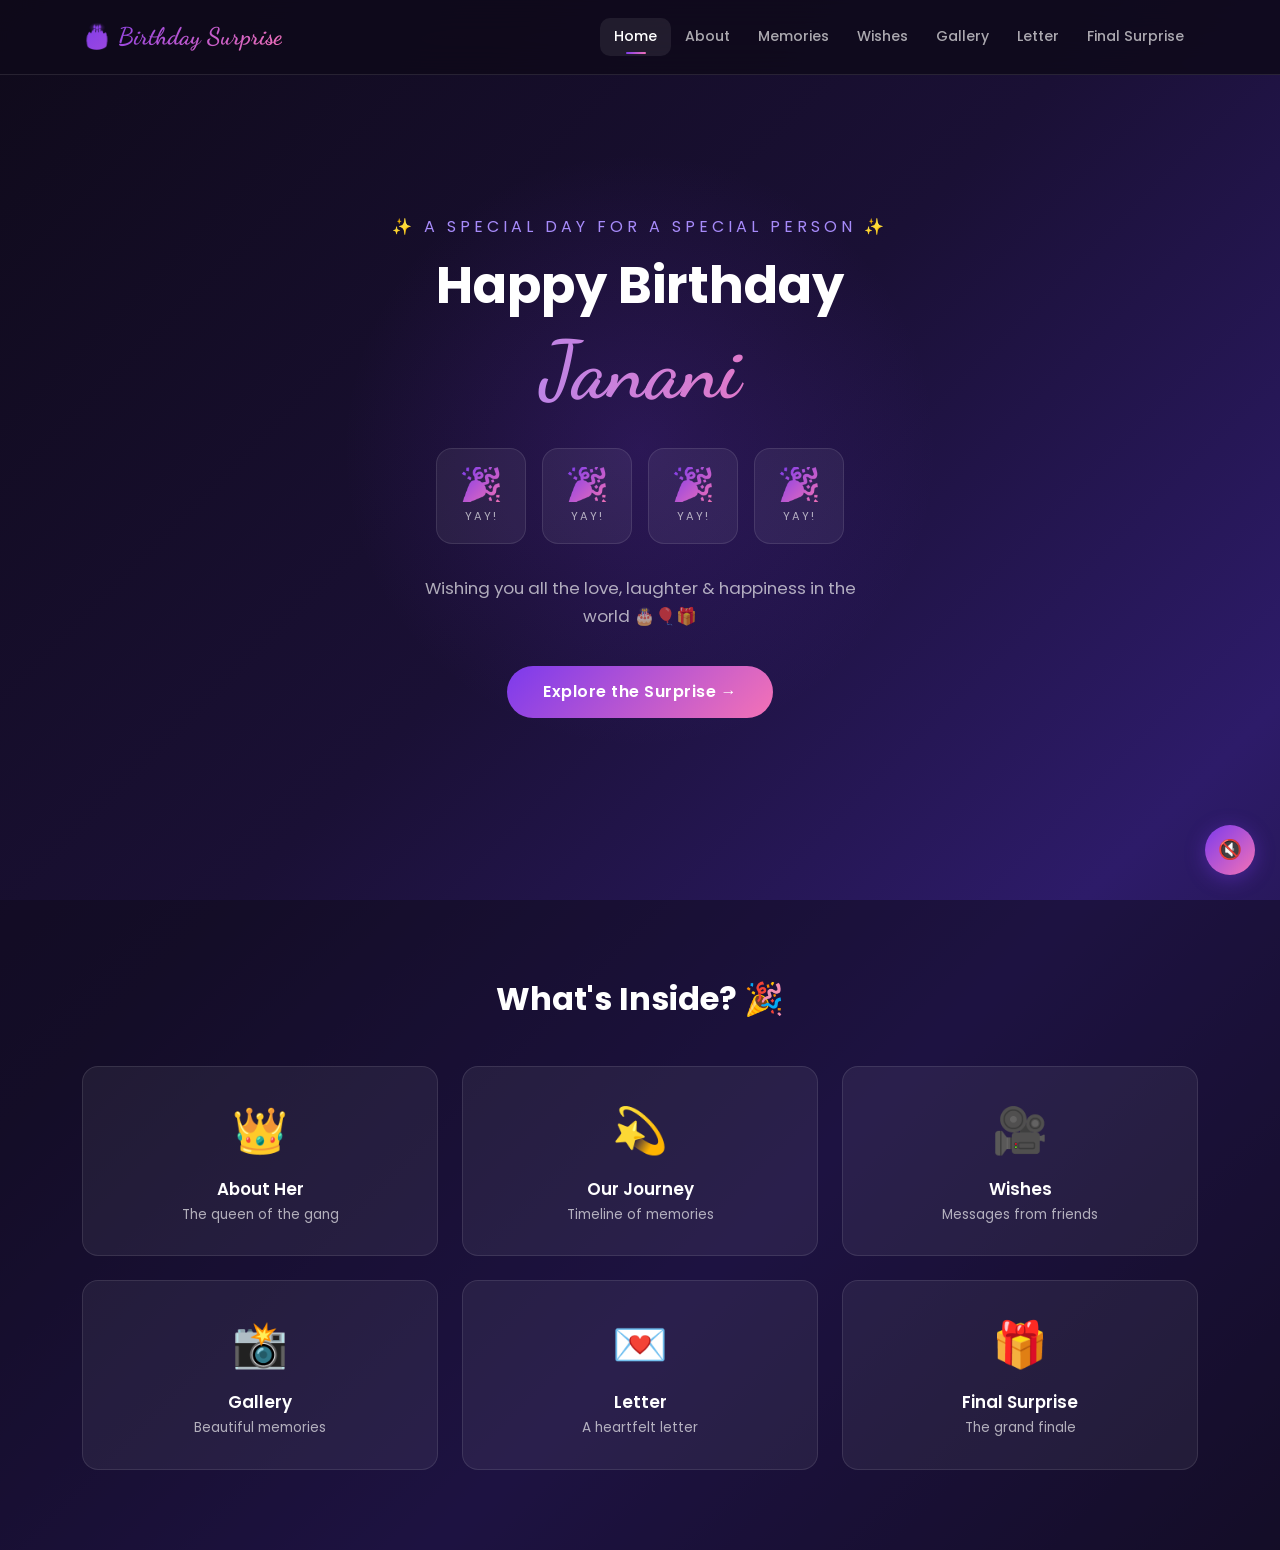
<file: index.html>
<!DOCTYPE html>
<html lang="en">
<head>
    <meta charset="UTF-8">
    <meta name="viewport" content="width=device-width, initial-scale=1">
    <title>Happy Birthday Janani 🎉</title>
    <link href="https://cdn.jsdelivr.net/npm/bootstrap@5.3.2/dist/css/bootstrap.min.css" rel="stylesheet">
    <link href="https://fonts.googleapis.com/css2?family=Dancing+Script:wght@400;700&family=Poppins:wght@300;400;500;600;700&display=swap" rel="stylesheet">
    <link href="css/style.css" rel="stylesheet">
</head>
<body>

<!-- Navbar -->
<nav class="navbar navbar-expand-lg navbar-dark navbar-main fixed-top">
    <div class="container">
        <a class="navbar-brand" href="index.html">🎂 Birthday Surprise</a>
        <button class="navbar-toggler" type="button" data-bs-toggle="collapse" data-bs-target="#navbarNav">
            <span class="navbar-toggler-icon"></span>
        </button>
        <div class="collapse navbar-collapse" id="navbarNav">
            <ul class="navbar-nav ms-auto">
                <li class="nav-item"><a class="nav-link active" href="index.html">Home</a></li>
                <li class="nav-item"><a class="nav-link" href="about.html">About</a></li>
                <li class="nav-item"><a class="nav-link" href="memories.html">Memories</a></li>
                <li class="nav-item"><a class="nav-link" href="wishes.html">Wishes</a></li>
                <li class="nav-item"><a class="nav-link" href="gallery.html">Gallery</a></li>
                <li class="nav-item"><a class="nav-link" href="letter.html">Letter</a></li>
                <li class="nav-item"><a class="nav-link" href="final.html">Final Surprise</a></li>
            </ul>
        </div>
    </div>
</nav>

<!-- Hero Section -->
<section class="hero-section text-center text-white">
    <div class="hero-content">
        <p class="hero-subtitle animate-fadeIn">✨ A Special Day for a Special Person ✨</p>
        <h1 class="hero-title animate-fadeIn-delay1">Happy Birthday<span class="hero-name">Janani</span></h1>

        <!-- Countdown -->
        <div class="countdown-container animate-fadeIn-delay2" id="countdown">
            <div class="countdown-item">
                <span class="count-num" id="cd-days">--</span>
                <span class="count-label">Days</span>
            </div>
            <div class="countdown-item">
                <span class="count-num" id="cd-hours">--</span>
                <span class="count-label">Hours</span>
            </div>
            <div class="countdown-item">
                <span class="count-num" id="cd-mins">--</span>
                <span class="count-label">Minutes</span>
            </div>
            <div class="countdown-item">
                <span class="count-num" id="cd-secs">--</span>
                <span class="count-label">Seconds</span>
            </div>
        </div>

        <p class="hero-message animate-fadeIn-delay3">Wishing you all the love, laughter & happiness in the world 🎂🎈🎁</p>
        <a href="about.html" class="btn-glow animate-fadeIn-delay4">Explore the Surprise →</a>
    </div>

    <!-- Floating particles (generated by JS) -->
    <div id="particles"></div>
</section>

<!-- Quick Links Section -->
<section class="quick-links">
    <div class="container">
        <h2 class="text-center mb-5 section-heading animate-fadeIn" style="font-size:2rem;font-weight:700;">What's Inside? 🎉</h2>
        <div class="row g-4 justify-content-center">
            <div class="col-lg-4 col-md-6 reveal">
                <a href="about.html" class="card-link">
                    <div class="feature-card"><div class="feature-icon">👑</div><h5>About Her</h5><p>The queen of the gang</p></div>
                </a>
            </div>
            <div class="col-lg-4 col-md-6 reveal">
                <a href="memories.html" class="card-link">
                    <div class="feature-card"><div class="feature-icon">💫</div><h5>Our Journey</h5><p>Timeline of memories</p></div>
                </a>
            </div>
            <div class="col-lg-4 col-md-6 reveal">
                <a href="wishes.html" class="card-link">
                    <div class="feature-card"><div class="feature-icon">🎥</div><h5>Wishes</h5><p>Messages from friends</p></div>
                </a>
            </div>
            <div class="col-lg-4 col-md-6 reveal">
                <a href="gallery.html" class="card-link">
                    <div class="feature-card"><div class="feature-icon">📸</div><h5>Gallery</h5><p>Beautiful memories</p></div>
                </a>
            </div>
            <div class="col-lg-4 col-md-6 reveal">
                <a href="letter.html" class="card-link">
                    <div class="feature-card"><div class="feature-icon">💌</div><h5>Letter</h5><p>A heartfelt letter</p></div>
                </a>
            </div>
            <div class="col-lg-4 col-md-6 reveal">
                <a href="final.html" class="card-link">
                    <div class="feature-card"><div class="feature-icon">🎁</div><h5>Final Surprise</h5><p>The grand finale</p></div>
                </a>
            </div>
        </div>
    </div>
</section>

<!-- Music Toggle -->
<button class="music-toggle" id="musicToggle" title="Toggle Music">🔇</button>
<audio id="bgMusic" preload="auto" loop>
    <source src="music/remo bgm.mpeg" type="audio/mpeg">
</audio>

<script src="js/script.js"></script>
<script src="https://cdn.jsdelivr.net/npm/bootstrap@5.3.2/dist/js/bootstrap.bundle.min.js"></script>
</body>
</html>
</file>
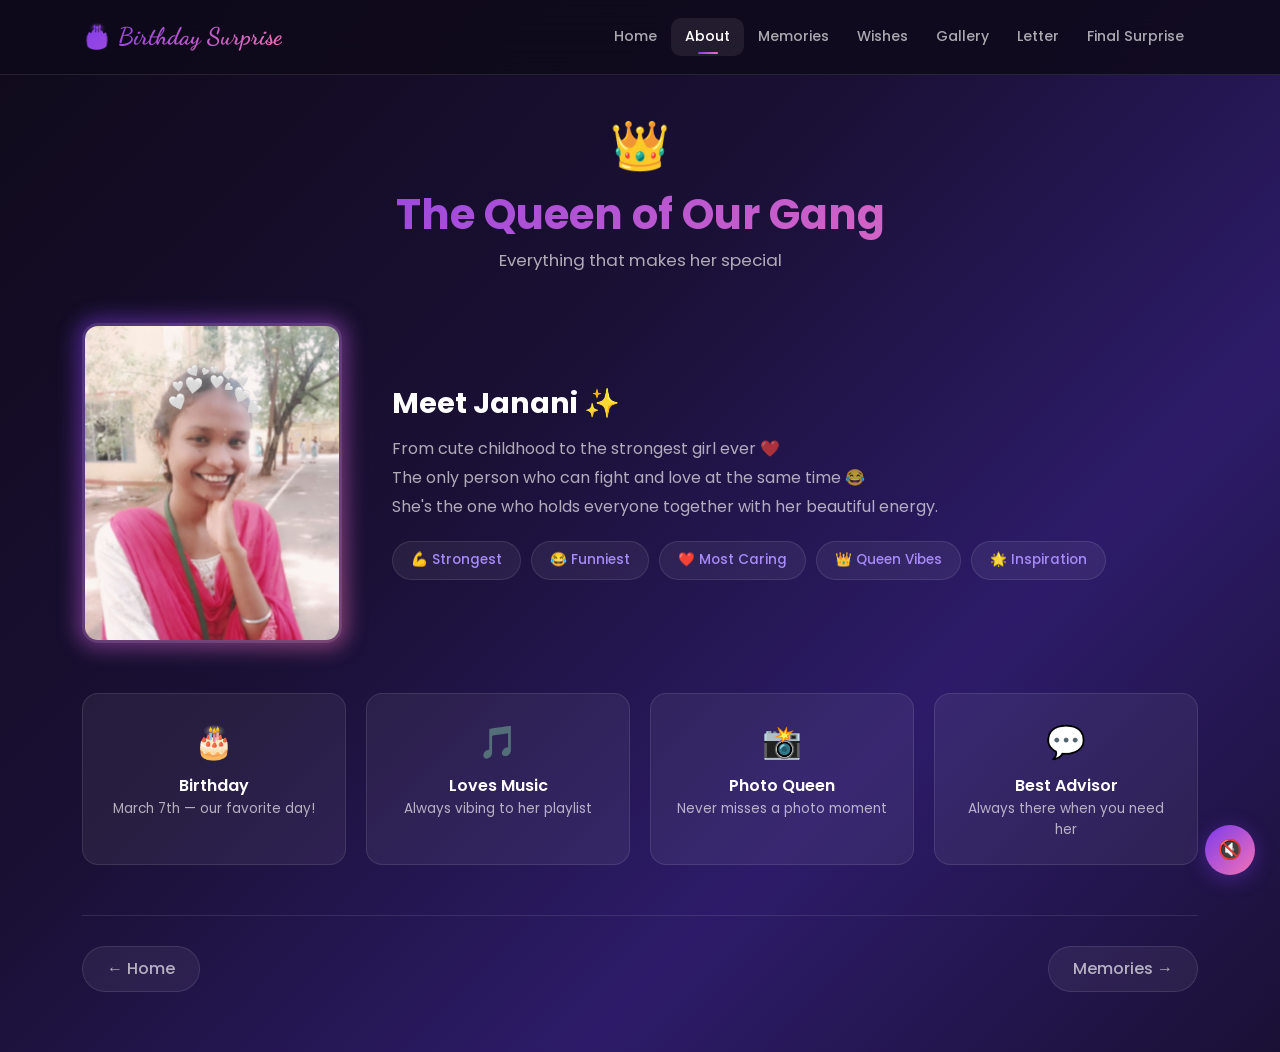
<file: about.html>
<!DOCTYPE html>
<html lang="en">
<head>
    <meta charset="UTF-8">
    <meta name="viewport" content="width=device-width, initial-scale=1">
    <title>About Her 👑</title>
    <link href="https://cdn.jsdelivr.net/npm/bootstrap@5.3.2/dist/css/bootstrap.min.css" rel="stylesheet">
    <link href="https://fonts.googleapis.com/css2?family=Dancing+Script:wght@400;700&family=Poppins:wght@300;400;500;600;700&display=swap" rel="stylesheet">
    <link href="css/style.css" rel="stylesheet">
</head>
<body>

<!-- Navbar -->
<nav class="navbar navbar-expand-lg navbar-dark navbar-main fixed-top">
    <div class="container">
        <a class="navbar-brand" href="index.html">🎂 Birthday Surprise</a>
        <button class="navbar-toggler" type="button" data-bs-toggle="collapse" data-bs-target="#navbarNav">
            <span class="navbar-toggler-icon"></span>
        </button>
        <div class="collapse navbar-collapse" id="navbarNav">
            <ul class="navbar-nav ms-auto">
                <li class="nav-item"><a class="nav-link" href="index.html">Home</a></li>
                <li class="nav-item"><a class="nav-link active" href="about.html">About</a></li>
                <li class="nav-item"><a class="nav-link" href="memories.html">Memories</a></li>
                <li class="nav-item"><a class="nav-link" href="wishes.html">Wishes</a></li>
                <li class="nav-item"><a class="nav-link" href="gallery.html">Gallery</a></li>
                <li class="nav-item"><a class="nav-link" href="letter.html">Letter</a></li>
                <li class="nav-item"><a class="nav-link" href="final.html">Final Surprise</a></li>
            </ul>
        </div>
    </div>
</nav>

<!-- Page Content -->
<div class="page-wrapper">
    <section class="page-section">
        <div class="container">

            <!-- Section Header -->
            <div class="section-header animate-fadeIn">
                <span class="section-icon">👑</span>
                <h1>The Queen of Our Gang</h1>
                <p>Everything that makes her special</p>
            </div>

            <!-- About Hero -->
            <div class="about-hero reveal">
                <div class="about-image-wrapper">
                    <img src="images/janu 2.jpeg" alt="Janani">
                </div>
                <div class="about-text">
                    <h2>Meet Janani ✨</h2>
                    <p>
                        From cute childhood to the strongest girl ever ❤️<br>
                        The only person who can fight and love at the same time 😂<br>
                        She's the one who holds everyone together with her beautiful energy.
                    </p>
                    <div class="trait-badges">
                        <span class="trait-badge">💪 Strongest</span>
                        <span class="trait-badge">😂 Funniest</span>
                        <span class="trait-badge">❤️ Most Caring</span>
                        <span class="trait-badge">👑 Queen Vibes</span>
                        <span class="trait-badge">🌟 Inspiration</span>
                    </div>
                </div>
            </div>

            <!-- Fun Facts -->
            <div class="fun-facts reveal">
                <div class="fact-card">
                    <div class="fact-emoji">🎂</div>
                    <h6>Birthday</h6>
                    <p>March 7th — our favorite day!</p>
                </div>
                <div class="fact-card">
                    <div class="fact-emoji">🎵</div>
                    <h6>Loves Music</h6>
                    <p>Always vibing to her playlist</p>
                </div>
                <div class="fact-card">
                    <div class="fact-emoji">📸</div>
                    <h6>Photo Queen</h6>
                    <p>Never misses a photo moment</p>
                </div>
                <div class="fact-card">
                    <div class="fact-emoji">💬</div>
                    <h6>Best Advisor</h6>
                    <p>Always there when you need her</p>
                </div>
            </div>

            <!-- Page Navigation -->
            <div class="page-nav reveal">
                <a href="index.html" class="btn-nav">← Home</a>
                <a href="memories.html" class="btn-nav">Memories →</a>
            </div>

        </div>
    </section>
</div>

<!-- Music Toggle -->
<button class="music-toggle" id="musicToggle" title="Toggle Music">🔇</button>
<audio id="bgMusic" preload="auto" loop>
    <source src="music/remo bgm.mpeg" type="audio/mpeg">
</audio>

<script src="js/script.js"></script>
<script src="https://cdn.jsdelivr.net/npm/bootstrap@5.3.2/dist/js/bootstrap.bundle.min.js"></script>
</body>
</html>
</file>
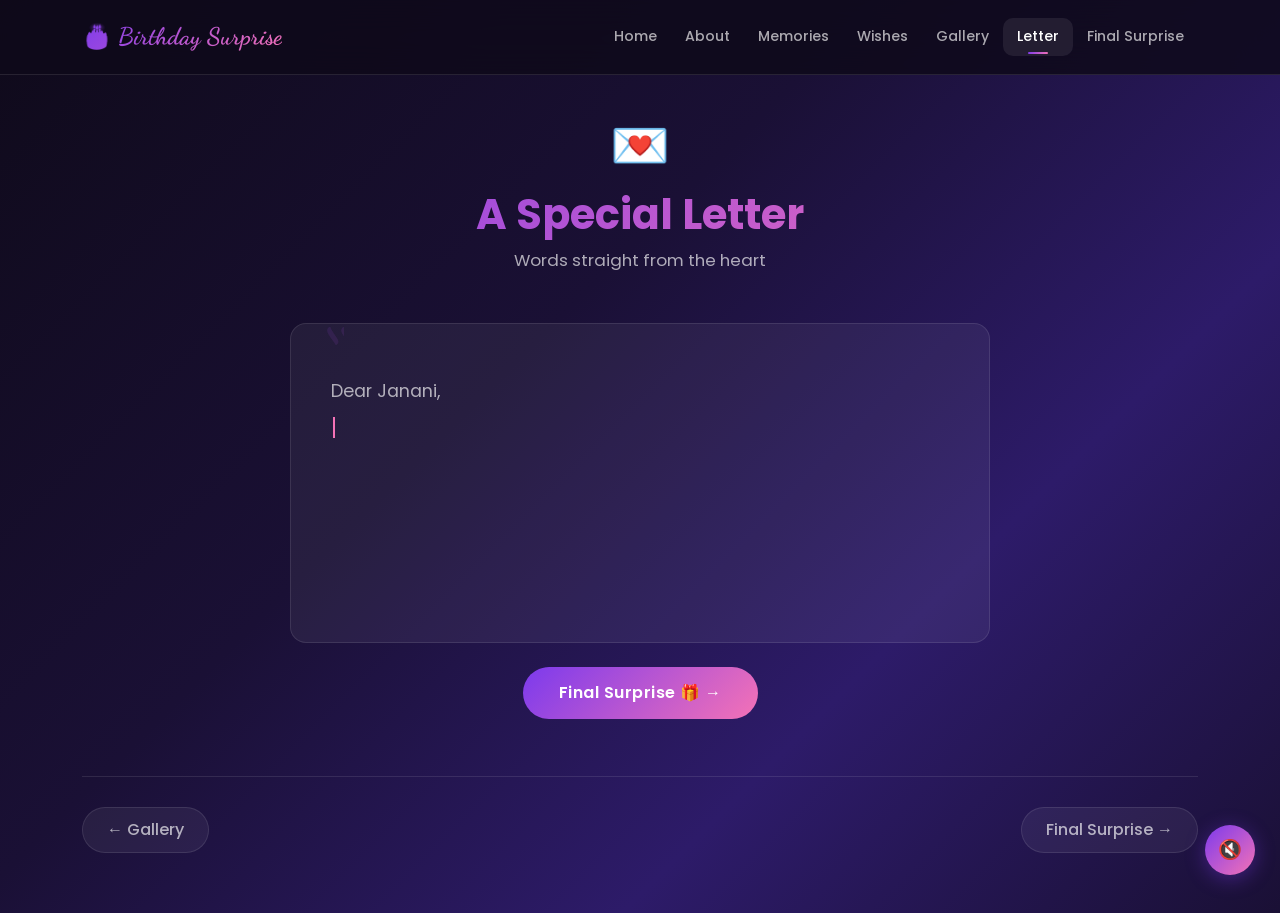
<file: letter.html>
<!DOCTYPE html>
<html lang="en">
<head>
    <meta charset="UTF-8">
    <meta name="viewport" content="width=device-width, initial-scale=1">
    <title>A Special Letter 💌</title>
    <link href="https://cdn.jsdelivr.net/npm/bootstrap@5.3.2/dist/css/bootstrap.min.css" rel="stylesheet">
    <link href="https://fonts.googleapis.com/css2?family=Dancing+Script:wght@400;700&family=Poppins:wght@300;400;500;600;700&display=swap" rel="stylesheet">
    <link href="css/style.css" rel="stylesheet">
</head>
<body>

<!-- Navbar -->
<nav class="navbar navbar-expand-lg navbar-dark navbar-main fixed-top">
    <div class="container">
        <a class="navbar-brand" href="index.html">🎂 Birthday Surprise</a>
        <button class="navbar-toggler" type="button" data-bs-toggle="collapse" data-bs-target="#navbarNav">
            <span class="navbar-toggler-icon"></span>
        </button>
        <div class="collapse navbar-collapse" id="navbarNav">
            <ul class="navbar-nav ms-auto">
                <li class="nav-item"><a class="nav-link" href="index.html">Home</a></li>
                <li class="nav-item"><a class="nav-link" href="about.html">About</a></li>
                <li class="nav-item"><a class="nav-link" href="memories.html">Memories</a></li>
                <li class="nav-item"><a class="nav-link" href="wishes.html">Wishes</a></li>
                <li class="nav-item"><a class="nav-link" href="gallery.html">Gallery</a></li>
                <li class="nav-item"><a class="nav-link active" href="letter.html">Letter</a></li>
                <li class="nav-item"><a class="nav-link" href="final.html">Final Surprise</a></li>
            </ul>
        </div>
    </div>
</nav>

<!-- Page Content -->
<div class="page-wrapper">
    <section class="page-section">
        <div class="container">

            <!-- Section Header -->
            <div class="section-header animate-fadeIn">
                <span class="section-icon">💌</span>
                <h1>A Special Letter</h1>
                <p>Words straight from the heart</p>
            </div>

            <!-- Letter -->
            <div class="letter-container reveal">
                <div class="letter-card">
                    <p class="letter-text" id="typing"><span class="cursor"></span></p>
                    <div class="letter-signature" id="signature" style="opacity: 0;">
                        — With all the love ❤️
                    </div>
                </div>

                <div class="text-center mt-4">
                    <a href="final.html" class="btn-glow">Final Surprise 🎁 →</a>
                </div>
            </div>

            <!-- Page Navigation -->
            <div class="page-nav reveal">
                <a href="gallery.html" class="btn-nav">← Gallery</a>
                <a href="final.html" class="btn-nav">Final Surprise →</a>
            </div>

        </div>
    </section>
</div>

<!-- Music Toggle -->
<button class="music-toggle" id="musicToggle" title="Toggle Music">🔇</button>
<audio id="bgMusic" preload="auto" loop>
    <source src="music/remo bgm.mpeg" type="audio/mpeg">
</audio>

<script src="js/script.js"></script>
<script src="https://cdn.jsdelivr.net/npm/bootstrap@5.3.2/dist/js/bootstrap.bundle.min.js"></script>
</body>
</html>
</html>
</file>
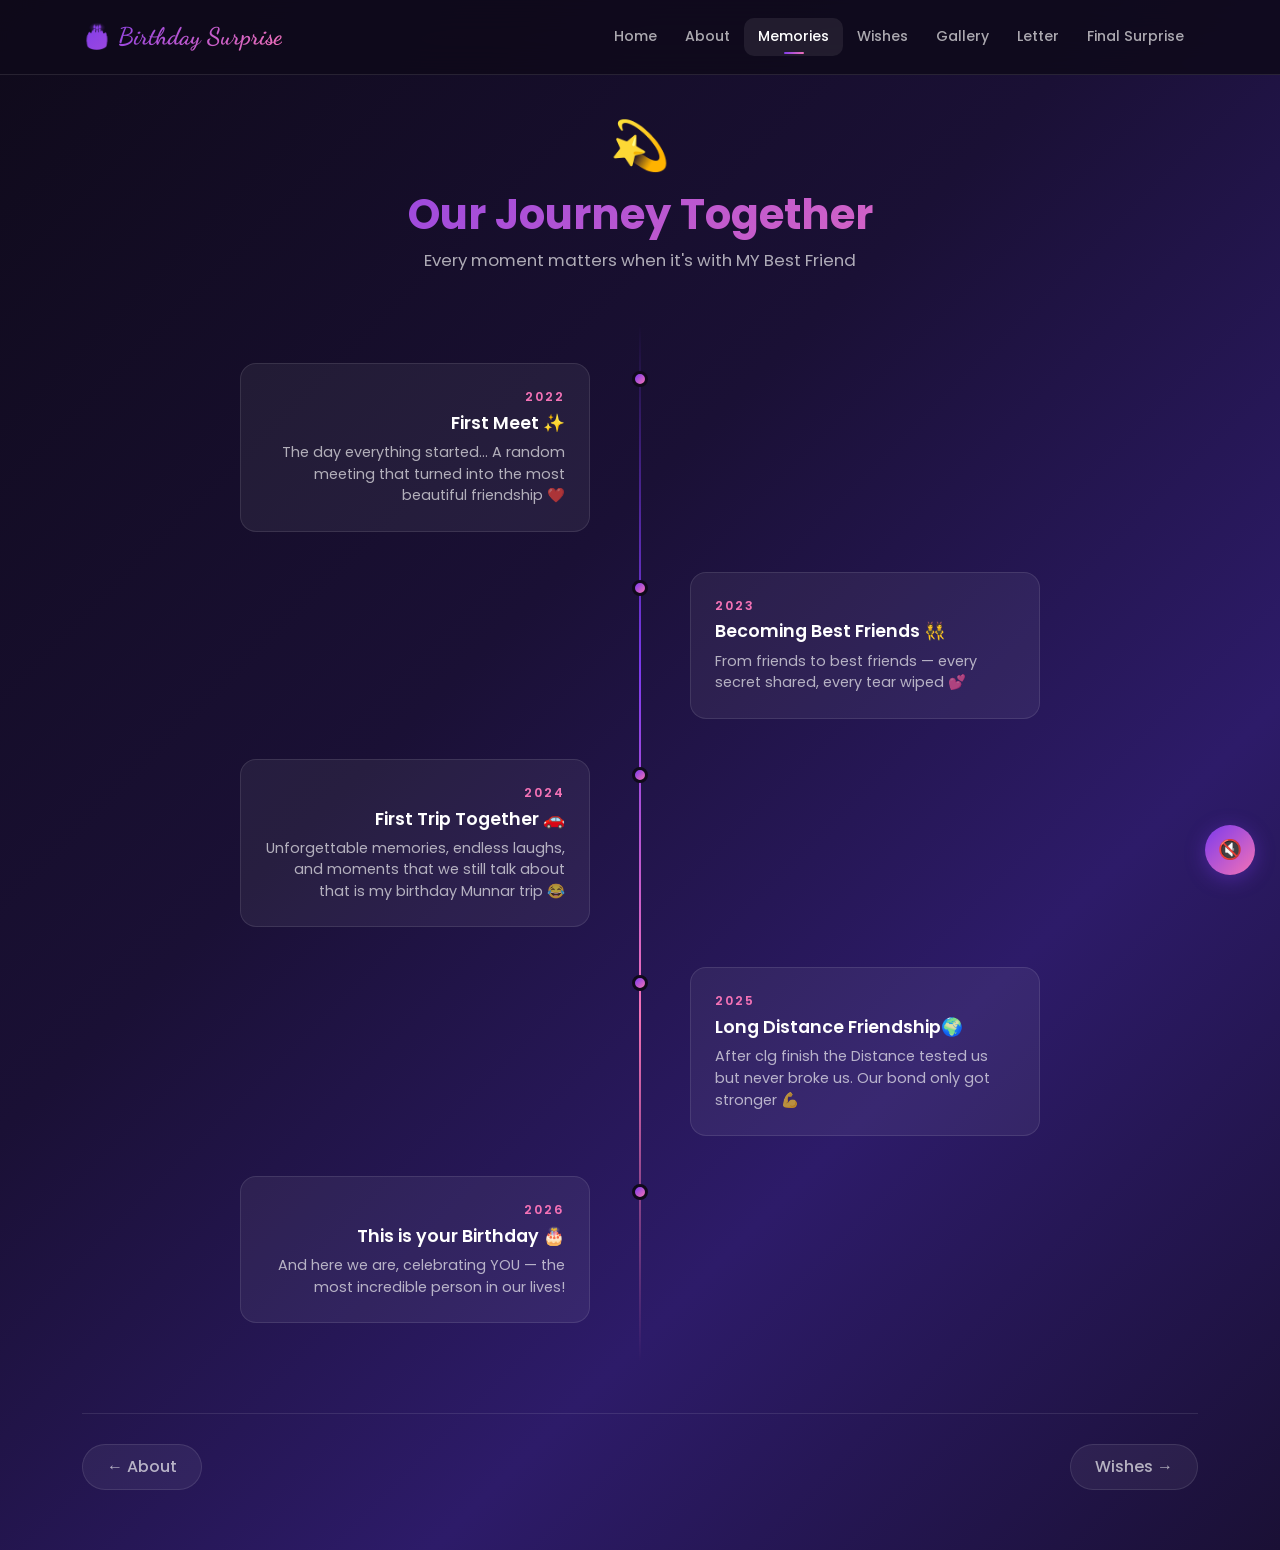
<file: memories.html>
<!DOCTYPE html>
<html lang="en">
<head>
    <meta charset="UTF-8">
    <meta name="viewport" content="width=device-width, initial-scale=1">
    <title>Our Memories 💫</title>
    <link href="https://cdn.jsdelivr.net/npm/bootstrap@5.3.2/dist/css/bootstrap.min.css" rel="stylesheet">
    <link href="https://fonts.googleapis.com/css2?family=Dancing+Script:wght@400;700&family=Poppins:wght@300;400;500;600;700&display=swap" rel="stylesheet">
    <link href="css/style.css" rel="stylesheet">
</head>
<body>

<!-- Navbar -->
<nav class="navbar navbar-expand-lg navbar-dark navbar-main fixed-top">
    <div class="container">
        <a class="navbar-brand" href="index.html">🎂 Birthday Surprise</a>
        <button class="navbar-toggler" type="button" data-bs-toggle="collapse" data-bs-target="#navbarNav">
            <span class="navbar-toggler-icon"></span>
        </button>
        <div class="collapse navbar-collapse" id="navbarNav">
            <ul class="navbar-nav ms-auto">
                <li class="nav-item"><a class="nav-link" href="index.html">Home</a></li>
                <li class="nav-item"><a class="nav-link" href="about.html">About</a></li>
                <li class="nav-item"><a class="nav-link active" href="memories.html">Memories</a></li>
                <li class="nav-item"><a class="nav-link" href="wishes.html">Wishes</a></li>
                <li class="nav-item"><a class="nav-link" href="gallery.html">Gallery</a></li>
                <li class="nav-item"><a class="nav-link" href="letter.html">Letter</a></li>
                <li class="nav-item"><a class="nav-link" href="final.html">Final Surprise</a></li>
            </ul>
        </div>
    </div>
</nav>

<!-- Page Content -->
<div class="page-wrapper">
    <section class="page-section">
        <div class="container">

            <!-- Section Header -->
            <div class="section-header animate-fadeIn">
                <span class="section-icon">💫</span>
                <h1>Our Journey Together</h1>
                <p>Every moment matters when it's with MY Best Friend</p>
            </div>

            <!-- Timeline -->
            <div class="timeline">
                <div class="timeline-item">
                    <div class="timeline-dot"></div>
                    <div class="timeline-card">
                        <span class="year">2022</span>
                        <h4>First Meet ✨</h4>
                        <p>The day everything started... A random meeting that turned into the most beautiful friendship ❤️</p>
                    </div>
                </div>
                <div class="timeline-item">
                    <div class="timeline-dot"></div>
                    <div class="timeline-card">
                        <span class="year">2023</span>
                        <h4>Becoming Best Friends 👯</h4>
                        <p>From friends to best friends — every secret shared, every tear wiped 💕</p>
                    </div>
                </div>
                <div class="timeline-item">
                    <div class="timeline-dot"></div>
                    <div class="timeline-card">
                        <span class="year">2024</span>
                        <h4>First Trip Together 🚗</h4>
                        <p>Unforgettable memories, endless laughs, and moments that we still talk about that is my birthday Munnar trip 😂</p>
                    </div>
                </div>


                <div class="timeline-item">
                    <div class="timeline-dot"></div>
                    <div class="timeline-card">
                        <span class="year">2025</span>
                        <h4>Long Distance Friendship🌍</h4>
                        <p>After clg finish the Distance tested us but never broke us. Our bond only got stronger 💪</p>
                    </div>
                </div>

                <div class="timeline-item">
                    <div class="timeline-dot"></div>
                    <div class="timeline-card">
                        <span class="year">2026</span>
                        <h4>This is your Birthday 🎂</h4>
                        <p>And here we are, celebrating YOU — the most incredible person in our lives!</p>
                    </div>
                </div>
            </div>

            <!-- Page Navigation -->
            <div class="page-nav reveal">
                <a href="about.html" class="btn-nav">← About</a>
                <a href="wishes.html" class="btn-nav">Wishes →</a>
            </div>

        </div>
    </section>
</div>

<!-- Music Toggle -->
<button class="music-toggle" id="musicToggle" title="Toggle Music">🔇</button>
<audio id="bgMusic" preload="auto" loop>
    <source src="music/remo bgm.mpeg" type="audio/mpeg">
</audio>

<script src="js/script.js"></script>
<script src="https://cdn.jsdelivr.net/npm/bootstrap@5.3.2/dist/js/bootstrap.bundle.min.js"></script>
</body>
</html>
</file>
<file: css/style.css>
/* ===================================================
   BIRTHDAY SURPRISE — Modern Dark Theme
   =================================================== */

@import url('https://fonts.googleapis.com/css2?family=Dancing+Script:wght@400;700&family=Poppins:wght@300;400;500;600;700&display=swap');

/* ===== RESET & VARIABLES ===== */
*, *::before, *::after {
    margin: 0;
    padding: 0;
    box-sizing: border-box;
}

:root {
    --primary: #7c3aed;
    --primary-light: #a78bfa;
    --accent: #f472b6;
    --accent-light: #fbcfe8;
    --bg-dark: #0f0a1a;
    --bg-glass: rgba(255, 255, 255, 0.06);
    --border-glass: rgba(255, 255, 255, 0.1);
    --text-primary: #ffffff;
    --text-secondary: rgba(255, 255, 255, 0.65);
    --gradient-main: linear-gradient(135deg, #0f0a1a 0%, #1a1035 40%, #2d1b69 70%, #1a1035 100%);
    --gradient-accent: linear-gradient(135deg, #7c3aed, #f472b6);
    --shadow-glow: 0 0 30px rgba(124, 58, 237, 0.25);
    --shadow-card: 0 8px 32px rgba(0, 0, 0, 0.4);
    --radius: 16px;
    --radius-sm: 10px;
    --transition: all 0.4s cubic-bezier(0.4, 0, 0.2, 1);
}

html { scroll-behavior: smooth; }

body {
    font-family: 'Poppins', sans-serif;
    background: var(--bg-dark);
    background-image: var(--gradient-main);
    color: var(--text-primary);
    min-height: 100vh;
    overflow-x: hidden;
}

/* ===== SCROLLBAR ===== */
::-webkit-scrollbar { width: 8px; }
::-webkit-scrollbar-track { background: var(--bg-dark); }
::-webkit-scrollbar-thumb { background: var(--gradient-accent); border-radius: 10px; }

/* ===== NAVBAR ===== */
.navbar-main {
    background: rgba(15, 10, 26, 0.85) !important;
    backdrop-filter: blur(20px);
    -webkit-backdrop-filter: blur(20px);
    border-bottom: 1px solid var(--border-glass);
    padding: 14px 0;
    transition: var(--transition);
    z-index: 1000;
}
.navbar-main.scrolled {
    background: rgba(15, 10, 26, 0.97) !important;
    box-shadow: 0 4px 30px rgba(0, 0, 0, 0.5);
    padding: 8px 0;
}
.navbar-main .navbar-brand {
    font-family: 'Dancing Script', cursive;
    font-size: 1.5rem;
    font-weight: 700;
    background: var(--gradient-accent);
    -webkit-background-clip: text;
    background-clip: text;
    -webkit-text-fill-color: transparent;
    transition: var(--transition);
}
.navbar-main .navbar-brand:hover { transform: scale(1.05); }

.navbar-main .nav-link {
    color: var(--text-secondary) !important;
    font-weight: 500;
    font-size: 0.88rem;
    padding: 8px 14px !important;
    border-radius: var(--radius-sm);
    transition: var(--transition);
    position: relative;
}
.navbar-main .nav-link::after {
    content: '';
    position: absolute;
    bottom: 2px;
    left: 50%;
    transform: translateX(-50%) scaleX(0);
    width: 20px;
    height: 2px;
    background: var(--gradient-accent);
    border-radius: 2px;
    transition: var(--transition);
}
.navbar-main .nav-link:hover,
.navbar-main .nav-link.active {
    color: #fff !important;
    background: rgba(255, 255, 255, 0.08);
}
.navbar-main .nav-link:hover::after,
.navbar-main .nav-link.active::after {
    transform: translateX(-50%) scaleX(1);
}
.navbar-toggler { border: 1px solid var(--border-glass) !important; }
.navbar-toggler:focus { box-shadow: none; }

/* ===== PAGE WRAPPER ===== */
.page-wrapper {
    position: relative;
    z-index: 1;
    min-height: 100vh;
}

/* ===== SECTION STYLES ===== */
.page-section {
    padding: 110px 0 60px;
    min-height: 100vh;
}

.section-header {
    text-align: center;
    margin-bottom: 50px;
}
.section-header .section-icon {
    font-size: 3rem;
    display: block;
    margin-bottom: 8px;
    animation: bounce 2s ease-in-out infinite;
}
.section-header h1 {
    font-size: 2.6rem;
    font-weight: 700;
    background: var(--gradient-accent);
    -webkit-background-clip: text;
    background-clip: text;
    -webkit-text-fill-color: transparent;
    margin-bottom: 8px;
}
.section-header p {
    color: var(--text-secondary);
    font-size: 1.05rem;
}

@keyframes bounce {
    0%, 100% { transform: translateY(0); }
    50% { transform: translateY(-10px); }
}

/* ===== BUTTONS ===== */
.btn-glow {
    background: var(--gradient-accent);
    color: #fff !important;
    border: none;
    padding: 14px 36px;
    font-size: 1rem;
    font-weight: 600;
    border-radius: 50px;
    letter-spacing: 0.5px;
    transition: var(--transition);
    position: relative;
    overflow: hidden;
    text-decoration: none;
    display: inline-block;
    cursor: pointer;
}
.btn-glow::before {
    content: '';
    position: absolute;
    top: 0; left: -100%;
    width: 100%; height: 100%;
    background: linear-gradient(90deg, transparent, rgba(255,255,255,0.25), transparent);
    transition: 0.6s;
}
.btn-glow:hover {
    transform: translateY(-3px);
    box-shadow: 0 10px 40px rgba(124, 58, 237, 0.4);
    color: #fff;
}
.btn-glow:hover::before { left: 100%; }

/* ===== PAGE NAV (Bottom) ===== */
.page-nav {
    display: flex;
    justify-content: space-between;
    align-items: center;
    margin-top: 50px;
    padding-top: 30px;
    border-top: 1px solid var(--border-glass);
    flex-wrap: wrap;
    gap: 12px;
}
.page-nav .btn-nav {
    display: inline-flex;
    align-items: center;
    gap: 8px;
    background: var(--bg-glass);
    border: 1px solid var(--border-glass);
    color: var(--text-secondary);
    padding: 10px 24px;
    border-radius: 50px;
    font-weight: 500;
    text-decoration: none;
    transition: var(--transition);
}
.page-nav .btn-nav:hover {
    background: var(--gradient-accent);
    border-color: transparent;
    color: #fff;
    transform: translateY(-2px);
    box-shadow: 0 8px 25px rgba(124, 58, 237, 0.3);
}

/* ===================================================
   HERO / LANDING PAGE
   =================================================== */
.hero-section {
    min-height: 100vh;
    position: relative;
    display: flex;
    flex-direction: column;
    justify-content: center;
    align-items: center;
    text-align: center;
    padding: 120px 20px 80px;
    overflow: hidden;
}
.hero-section::before {
    content: '';
    position: absolute;
    top: 50%; left: 50%;
    transform: translate(-50%, -50%);
    width: 600px; height: 600px;
    background: radial-gradient(circle, rgba(124, 58, 237, 0.18), transparent 70%);
    animation: heroPulse 4s ease-in-out infinite;
    pointer-events: none;
}
@keyframes heroPulse {
    0%, 100% { transform: translate(-50%, -50%) scale(1); opacity: 0.5; }
    50% { transform: translate(-50%, -50%) scale(1.25); opacity: 0.8; }
}

.hero-content { position: relative; z-index: 2; }

.hero-subtitle {
    font-size: 1rem;
    letter-spacing: 4px;
    text-transform: uppercase;
    color: var(--primary-light);
    margin-bottom: 16px;
}
.hero-title {
    font-size: 3.2rem;
    font-weight: 700;
    line-height: 1.2;
    margin-bottom: 5px;
    color: #fff;
}
.hero-name {
    font-family: 'Dancing Script', cursive;
    font-size: 5rem;
    display: block;
    background: linear-gradient(90deg, var(--primary-light), var(--accent), var(--primary-light));
    background-size: 200% auto;
    -webkit-background-clip: text;
    background-clip: text;
    -webkit-text-fill-color: transparent;
    animation: shimmer 3s linear infinite;
    margin-top: 5px;
}
@keyframes shimmer {
    0% { background-position: 0% center; }
    100% { background-position: 200% center; }
}

/* Countdown */
.countdown-container {
    display: flex;
    justify-content: center;
    gap: 16px;
    margin: 30px 0;
    flex-wrap: wrap;
}
.countdown-item {
    background: var(--bg-glass);
    backdrop-filter: blur(12px);
    -webkit-backdrop-filter: blur(12px);
    border: 1px solid var(--border-glass);
    border-radius: var(--radius);
    padding: 18px 22px;
    min-width: 90px;
    text-align: center;
    transition: var(--transition);
}
.countdown-item:hover {
    border-color: var(--primary-light);
    box-shadow: var(--shadow-glow);
    transform: translateY(-4px);
}
.countdown-item .count-num {
    font-size: 2.2rem;
    font-weight: 700;
    background: var(--gradient-accent);
    -webkit-background-clip: text;
    background-clip: text;
    -webkit-text-fill-color: transparent;
    display: block;
    line-height: 1;
}
.countdown-item .count-label {
    font-size: 0.7rem;
    text-transform: uppercase;
    letter-spacing: 2px;
    color: var(--text-secondary);
    margin-top: 6px;
    display: block;
}

.hero-message {
    font-size: 1.05rem;
    color: var(--text-secondary);
    max-width: 480px;
    margin: 0 auto 35px;
    line-height: 1.7;
}

/* Particles */
#particles {
    position: absolute;
    inset: 0;
    overflow: hidden;
    pointer-events: none;
    z-index: 1;
}
.particle {
    position: absolute;
    pointer-events: none;
    animation: particleFloat linear infinite;
    opacity: 0;
}
@keyframes particleFloat {
    0% { transform: translateY(0) rotate(0deg); opacity: 0; }
    10% { opacity: 0.8; }
    90% { opacity: 0.8; }
    100% { transform: translateY(-100vh) rotate(720deg); opacity: 0; }
}

/* Quick Links */
.quick-links {
    padding: 80px 0;
    position: relative;
    z-index: 2;
    background: rgba(15, 10, 26, 0.5);
}
.feature-card {
    background: var(--bg-glass);
    border: 1px solid var(--border-glass);
    border-radius: var(--radius);
    padding: 30px 20px;
    text-align: center;
    transition: var(--transition);
    cursor: pointer;
    height: 100%;
}
.feature-card:hover {
    transform: translateY(-8px);
    border-color: var(--primary);
    box-shadow: var(--shadow-glow);
    background: rgba(124, 58, 237, 0.1);
}
.feature-icon { font-size: 2.8rem; margin-bottom: 14px; display: block; }
.feature-card h5 { font-weight: 600; font-size: 1.05rem; margin-bottom: 6px; color: #fff; }
.feature-card p { font-size: 0.85rem; color: var(--text-secondary); margin-bottom: 0; }
.card-link { text-decoration: none; color: inherit; display: block; height: 100%; }

/* ===================================================
   ABOUT PAGE
   =================================================== */
.about-hero {
    display: flex;
    align-items: center;
    gap: 50px;
    margin-bottom: 50px;
}
.about-image-wrapper {
    flex-shrink: 0;
    position: relative;
}
.about-image-wrapper::before {
    content: '';
    position: absolute;
    inset: -5px;
    background: var(--gradient-accent);
    border-radius: 20px;
    z-index: -1;
    opacity: 0.5;
    filter: blur(10px);
}
.about-image-wrapper img {
    width: 260px;
    height: 320px;
    object-fit: cover;
    border-radius: 16px;
    border: 3px solid var(--border-glass);
    display: block;
}
.about-text h2 { font-size: 1.8rem; font-weight: 700; margin-bottom: 14px; color: #fff; }
.about-text p { color: var(--text-secondary); font-size: 1rem; line-height: 1.8; }

.trait-badges { display: flex; flex-wrap: wrap; gap: 10px; margin-top: 20px; }
.trait-badge {
    background: var(--bg-glass);
    border: 1px solid var(--border-glass);
    padding: 8px 18px;
    border-radius: 50px;
    font-size: 0.85rem;
    font-weight: 500;
    color: var(--primary-light);
    transition: var(--transition);
}
.trait-badge:hover {
    background: var(--gradient-accent);
    color: #fff;
    border-color: transparent;
    transform: scale(1.05);
}

.fun-facts {
    display: grid;
    grid-template-columns: repeat(auto-fit, minmax(200px, 1fr));
    gap: 20px;
    margin-top: 40px;
}
.fact-card {
    background: var(--bg-glass);
    border: 1px solid var(--border-glass);
    border-radius: var(--radius);
    padding: 24px;
    text-align: center;
    transition: var(--transition);
}
.fact-card:hover {
    transform: translateY(-4px);
    border-color: var(--accent);
    box-shadow: 0 0 20px rgba(244, 114, 182, 0.15);
}
.fact-card .fact-emoji { font-size: 2rem; display: block; margin-bottom: 10px; }
.fact-card h6 { font-weight: 600; margin-bottom: 4px; color: #fff; }
.fact-card p { font-size: 0.85rem; color: var(--text-secondary); margin: 0; }

/* ===================================================
   MEMORIES / TIMELINE
   =================================================== */
.timeline {
    position: relative;
    padding: 20px 0;
    max-width: 800px;
    margin: 0 auto;
}
.timeline::before {
    content: '';
    position: absolute;
    left: 50%;
    transform: translateX(-50%);
    top: 0; bottom: 0;
    width: 2px;
    background: linear-gradient(to bottom, transparent, var(--primary), var(--accent), transparent);
}
.timeline-item {
    position: relative;
    padding: 20px 0;
    width: 50%;
    opacity: 0;
    transform: translateX(-30px);
    animation: slideIn 0.6s ease forwards;
    background: none;
    border-left: none;
}
.timeline-item:nth-child(odd) { padding-right: 50px; text-align: right; }
.timeline-item:nth-child(even) { padding-left: 50px; margin-left: auto; transform: translateX(30px); }
.timeline-item:nth-child(1) { animation-delay: 0.1s; }
.timeline-item:nth-child(2) { animation-delay: 0.3s; }
.timeline-item:nth-child(3) { animation-delay: 0.5s; }
.timeline-item:nth-child(4) { animation-delay: 0.7s; }
.timeline-item:nth-child(5) { animation-delay: 0.9s; }

@keyframes slideIn { to { opacity: 1; transform: translateX(0); } }

.timeline-dot {
    position: absolute;
    top: 28px;
    width: 16px; height: 16px;
    background: var(--gradient-accent);
    border-radius: 50%;
    border: 3px solid var(--bg-dark);
    z-index: 2;
}
.timeline-item:nth-child(odd) .timeline-dot { right: -8px; }
.timeline-item:nth-child(even) .timeline-dot { left: -8px; }

/* ===== RESPONSIVE ADJUSTMENTS ===== */

/* smaller laptops / tablets */
@media (max-width: 992px) {
    .hero-title { font-size: 2.6rem; }
    .hero-name { font-size: 4rem; }
    .countdown-item { min-width: 70px; padding: 14px 18px; }
    .about-hero { gap: 30px; }
}

/* tablets and large phones */
@media (max-width: 768px) {
    .hero-title { font-size: 2.2rem; }
    .hero-name { font-size: 3.2rem; }
    .hero-message { max-width: 90%; }
    .about-hero { flex-direction: column; align-items: center; gap: 20px; }
    .about-image-wrapper img { width: 220px; height: 280px; }
    .timeline { padding: 10px 0; }
    .timeline::before { left: 20px; }
    .timeline-item { width: 100%; padding-left: 50px; padding-right: 20px; }
    .timeline-item:nth-child(odd),
    .timeline-item:nth-child(even) { text-align: left; transform: translateX(0); padding-left: 50px; }
    .timeline-item:nth-child(odd) { padding-right: 20px; }
    .timeline-item:nth-child(even) { margin-left: 0; }
    .timeline-dot { left: -8px; right: auto; }
    .quick-links .row { justify-content: center; }
}

/* phones */
@media (max-width: 576px) {
    .navbar-main .nav-link { font-size: 0.8rem; padding: 6px 10px !important; }
    .btn-glow { padding: 12px 28px; font-size: 0.9rem; }
    .hero-subtitle { font-size: 0.9rem; }
    .countdown-item .count-num { font-size: 1.8rem; }
    .hero-name { font-size: 2.8rem; }
    .about-text h2 { font-size: 1.6rem; }
    .about-text p { font-size: 0.95rem; }
    .page-nav { flex-direction: column; gap: 8px; }
}


.timeline-card {
    background: var(--bg-glass);
    border: 1px solid var(--border-glass);
    border-radius: var(--radius);
    padding: 24px;
    transition: var(--transition);
}
.timeline-card:hover {
    border-color: var(--primary);
    box-shadow: var(--shadow-glow);
    transform: scale(1.02);
}
.timeline-card .year {
    font-size: 0.78rem;
    font-weight: 600;
    color: var(--accent);
    text-transform: uppercase;
    letter-spacing: 2px;
    margin-bottom: 6px;
    display: block;
}
.timeline-card h4 { font-size: 1.1rem; font-weight: 600; margin-bottom: 8px; color: #fff; }
.timeline-card p { color: var(--text-secondary); font-size: 0.9rem; margin: 0; }

/* ===================================================
   WISHES PAGE
   =================================================== */
.wish-card {
    background: var(--bg-glass);
    border: 1px solid var(--border-glass);
    border-radius: var(--radius);
    padding: 30px;
    text-align: center;
    transition: var(--transition);
    height: 100%;
}
.wish-card:hover {
    transform: translateY(-6px);
    border-color: var(--primary);
    box-shadow: var(--shadow-glow);
}
.wish-avatar {
    width: 100px; height: 100px;
    border-radius: 50%;
    object-fit: cover;
    border: 3px solid var(--primary-light);
    margin-bottom: 15px;
    transition: var(--transition);
}
.wish-card:hover .wish-avatar {
    border-color: var(--accent);
    box-shadow: 0 0 20px rgba(244, 114, 182, 0.3);
}
.wish-card h5 { font-weight: 600; margin-bottom: 15px; color: #fff; }
.wish-card video {
    width: 100%;
    border-radius: var(--radius-sm);
    border: 1px solid var(--border-glass);
}

/* ===================================================
   GALLERY PAGE
   =================================================== */
.gallery-grid {
    display: grid;
    grid-template-columns: repeat(auto-fill, minmax(280px, 1fr));
    gap: 20px;
}
.gallery-item {
    position: relative;
    border-radius: var(--radius);
    overflow: hidden;
    border: 1px solid var(--border-glass);
    aspect-ratio: 4/3;
    cursor: pointer;
    transition: var(--transition);
}
.gallery-item:hover {
    transform: scale(1.03);
    box-shadow: var(--shadow-glow);
    border-color: var(--primary);
}
.gallery-item img {
    width: 100%; height: 100%;
    object-fit: cover;
    transition: var(--transition);
    display: block;
}
.gallery-item:hover img { transform: scale(1.1); }

.gallery-item .gallery-overlay {
    position: absolute;
    inset: 0;
    background: linear-gradient(to top, rgba(15, 10, 26, 0.8), transparent);
    opacity: 0;
    display: flex;
    align-items: flex-end;
    justify-content: center;
    padding: 20px;
    transition: var(--transition);
}
.gallery-item:hover .gallery-overlay { opacity: 1; }
.gallery-overlay span { color: #fff; font-size: 1.4rem; }

/* Lightbox */
.lightbox {
    display: none;
    position: fixed;
    inset: 0;
    background: rgba(0, 0, 0, 0.92);
    z-index: 9999;
    justify-content: center;
    align-items: center;
    padding: 40px;
    animation: fadeIn 0.3s ease;
}
.lightbox.active { display: flex; }
.lightbox img {
    max-width: 90%;
    max-height: 85vh;
    border-radius: var(--radius);
    box-shadow: 0 0 60px rgba(124, 58, 237, 0.3);
}
.lightbox-close {
    position: absolute;
    top: 20px; right: 30px;
    font-size: 1.6rem;
    color: #fff;
    cursor: pointer;
    background: var(--bg-glass);
    border: 1px solid var(--border-glass);
    width: 48px; height: 48px;
    border-radius: 50%;
    display: flex;
    align-items: center;
    justify-content: center;
    transition: var(--transition);
    line-height: 1;
}
.lightbox-close:hover { background: var(--accent); border-color: transparent; }

/* ===================================================
   LETTER PAGE
   =================================================== */
.letter-container { max-width: 700px; margin: 0 auto; }

.letter-card {
    background: var(--bg-glass);
    border: 1px solid var(--border-glass);
    border-radius: var(--radius);
    padding: 50px 40px;
    position: relative;
    overflow: hidden;
}
.letter-card::before {
    content: '\201C';
    position: absolute;
    top: -10px; left: 20px;
    font-size: 8rem;
    font-family: 'Dancing Script', cursive;
    background: var(--gradient-accent);
    -webkit-background-clip: text;
    background-clip: text;
    -webkit-text-fill-color: transparent;
    opacity: 0.12;
    line-height: 1;
    pointer-events: none;
}

.letter-text {
    font-size: 1.1rem;
    line-height: 2;
    color: var(--text-secondary);
    position: relative;
    z-index: 1;
    min-height: 150px;
    text-align: left;
}
.letter-text .cursor {
    display: inline-block;
    width: 2px;
    height: 1.2em;
    background: var(--accent);
    margin-left: 2px;
    animation: blink 0.8s infinite;
    vertical-align: text-bottom;
}
@keyframes blink {
    0%, 100% { opacity: 1; }
    50% { opacity: 0; }
}

.letter-signature {
    margin-top: 30px;
    font-family: 'Dancing Script', cursive;
    font-size: 1.6rem;
    background: var(--gradient-accent);
    -webkit-background-clip: text;
    background-clip: text;
    -webkit-text-fill-color: transparent;
    text-align: center;
}

/* ===================================================
   FINAL PAGE
   =================================================== */
.final-section {
    min-height: 100vh;
    display: flex;
    flex-direction: column;
    justify-content: center;
    align-items: center;
    text-align: center;
    padding: 120px 20px 60px;
    position: relative;
    overflow: hidden;
}
.final-section::before {
    content: '';
    position: absolute;
    top: 50%; left: 50%;
    transform: translate(-50%, -50%);
    width: 500px; height: 500px;
    background: radial-gradient(circle, rgba(244, 114, 182, 0.12), transparent 70%);
    animation: heroPulse 5s ease-in-out infinite;
    pointer-events: none;
}
.final-emoji {
    font-size: 5rem;
    animation: bounce 2s ease-in-out infinite;
    margin-bottom: 20px;
    position: relative;
    z-index: 2;
}
.final-title {
    font-family: 'Dancing Script', cursive;
    font-size: 3.5rem;
    background: var(--gradient-accent);
    -webkit-background-clip: text;
    background-clip: text;
    -webkit-text-fill-color: transparent;
    margin-bottom: 20px;
    position: relative;
    z-index: 2;
}
.final-message {
    font-size: 1.15rem;
    color: var(--text-secondary);
    max-width: 550px;
    line-height: 1.8;
    margin-bottom: 40px;
    position: relative;
    z-index: 2;
}
.final-hearts {
    display: flex;
    gap: 20px;
    margin-bottom: 30px;
    position: relative;
    z-index: 2;
}
.final-hearts span {
    font-size: 2rem;
    animation: heartbeat 1.5s ease-in-out infinite;
}
.final-hearts span:nth-child(2) { animation-delay: 0.3s; }
.final-hearts span:nth-child(3) { animation-delay: 0.6s; }
.final-hearts span:nth-child(4) { animation-delay: 0.9s; }
.final-hearts span:nth-child(5) { animation-delay: 1.2s; }

@keyframes heartbeat {
    0%, 100% { transform: scale(1); }
    50% { transform: scale(1.3); }
}

/* ===================================================
   MUSIC TOGGLE
   =================================================== */
.music-toggle {
    position: fixed;
    bottom: 25px; right: 25px;
    z-index: 999;
    width: 50px; height: 50px;
    border-radius: 50%;
    background: var(--gradient-accent);
    border: none;
    color: #fff;
    font-size: 1.2rem;
    cursor: pointer;
    box-shadow: 0 4px 20px rgba(124, 58, 237, 0.4);
    transition: var(--transition);
    display: flex;
    align-items: center;
    justify-content: center;
}
.music-toggle:hover {
    transform: scale(1.1);
    box-shadow: 0 6px 30px rgba(124, 58, 237, 0.6);
}
.music-toggle.playing {
    animation: pulse-ring 2s infinite;
}
@keyframes pulse-ring {
    0% { box-shadow: 0 0 0 0 rgba(124, 58, 237, 0.4); }
    70% { box-shadow: 0 0 0 15px rgba(124, 58, 237, 0); }
    100% { box-shadow: 0 0 0 0 rgba(124, 58, 237, 0); }
}

/* ===================================================
   SCROLL REVEAL
   =================================================== */
.reveal {
    opacity: 0;
    transform: translateY(40px);
    transition: all 0.8s cubic-bezier(0.4, 0, 0.2, 1);
}
.reveal.visible {
    opacity: 1;
    transform: translateY(0);
}

/* ===================================================
   ANIMATIONS
   =================================================== */
@keyframes fadeIn { from { opacity: 0; } to { opacity: 1; } }
@keyframes fadeInUp { from { opacity: 0; transform: translateY(30px); } to { opacity: 1; transform: translateY(0); } }

.animate-fadeIn { animation: fadeInUp 0.8s ease forwards; }
.animate-fadeIn-delay1 { animation: fadeInUp 0.8s ease 0.2s forwards; opacity: 0; }
.animate-fadeIn-delay2 { animation: fadeInUp 0.8s ease 0.4s forwards; opacity: 0; }
.animate-fadeIn-delay3 { animation: fadeInUp 0.8s ease 0.6s forwards; opacity: 0; }
.animate-fadeIn-delay4 { animation: fadeInUp 0.8s ease 0.8s forwards; opacity: 0; }

/* ===================================================
   RESPONSIVE
   =================================================== */
@media (max-width: 768px) {
    .hero-title { font-size: 2rem; }
    .hero-name { font-size: 3.2rem; }
    .countdown-container { gap: 10px; }
    .countdown-item { padding: 14px 14px; min-width: 70px; }
    .countdown-item .count-num { font-size: 1.5rem; }
    .section-header h1 { font-size: 1.8rem; }
    .page-section { padding: 90px 0 40px; }

    .about-hero { flex-direction: column; text-align: center; gap: 30px; }
    .about-image-wrapper img { width: 200px; height: 250px; }
    .trait-badges { justify-content: center; }

    .timeline::before { left: 20px; }
    .timeline-item,
    .timeline-item:nth-child(even) {
        width: 100%;
        padding-left: 50px !important;
        padding-right: 0 !important;
        text-align: left !important;
        margin-left: 0;
    }
    .timeline-dot,
    .timeline-item:nth-child(odd) .timeline-dot,
    .timeline-item:nth-child(even) .timeline-dot {
        left: 12px !important;
        right: auto !important;
    }

    .final-title { font-size: 2.5rem; }
    .letter-card { padding: 30px 20px; }
    .gallery-grid { grid-template-columns: repeat(auto-fill, minmax(140px, 1fr)); gap: 10px; }
}
</file>
